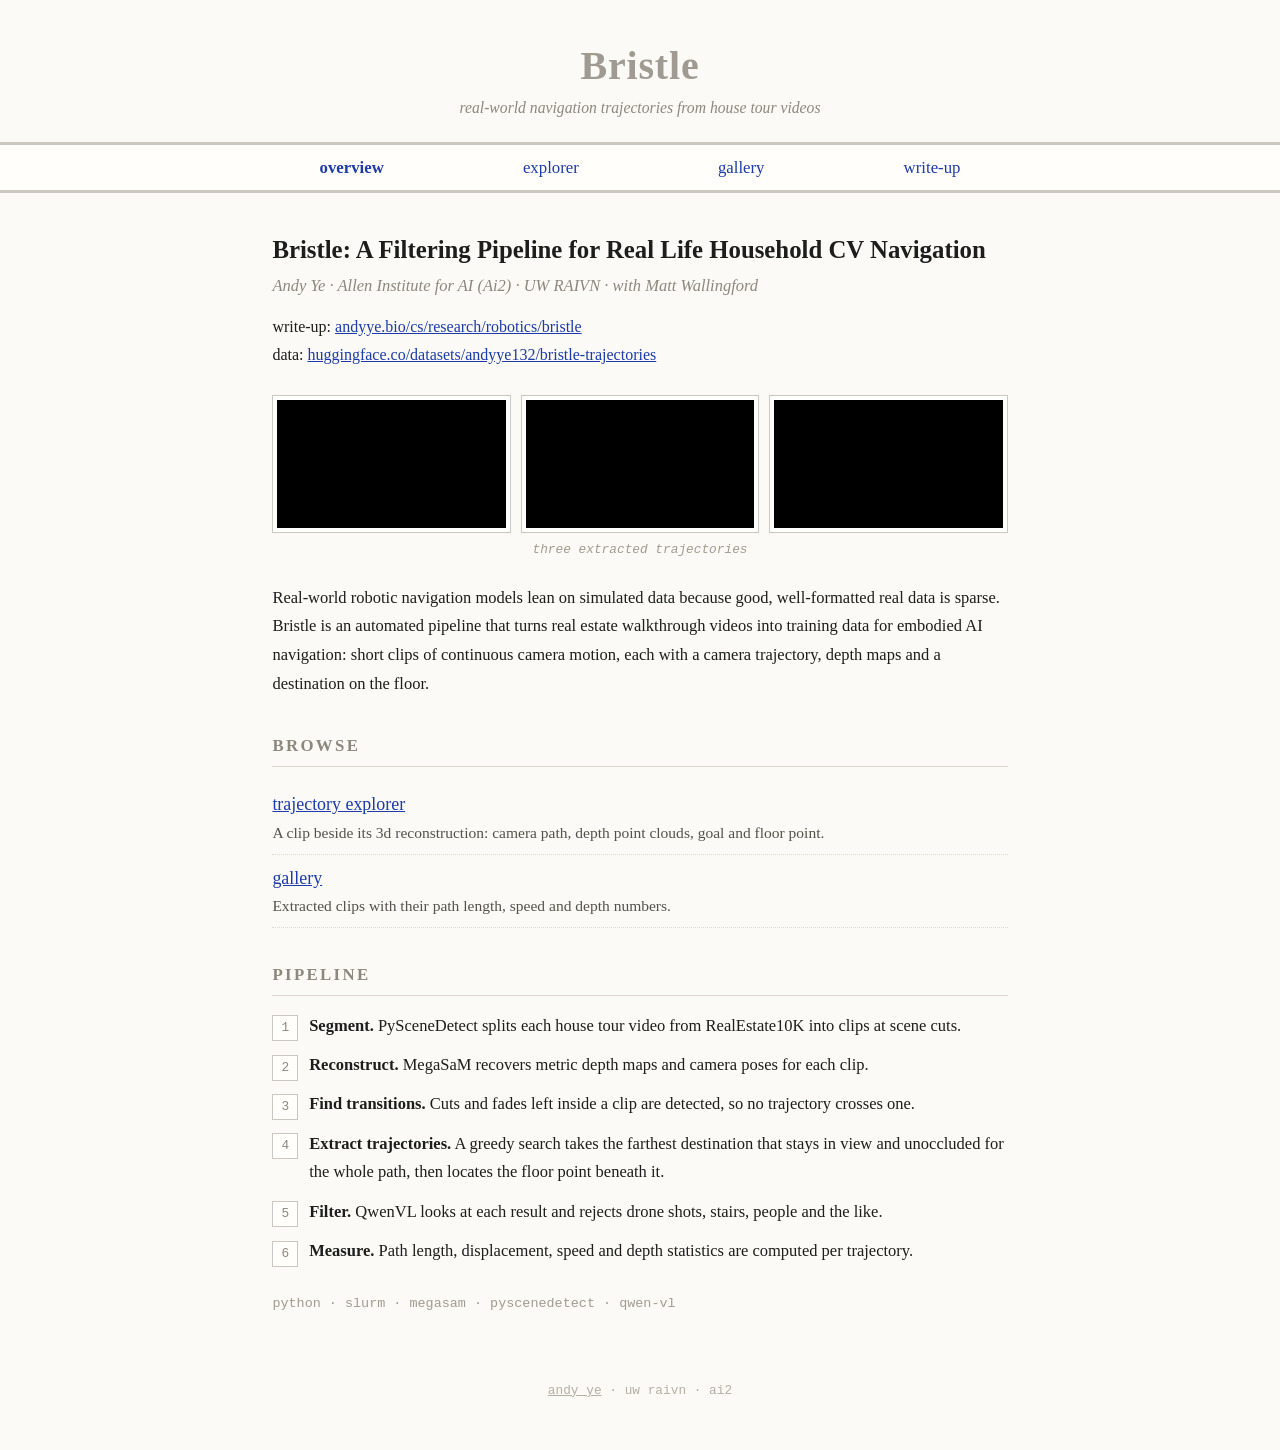
<file: index.html>
<!DOCTYPE html>
<html lang="en">
<head>
    <meta charset="UTF-8">
    <meta name="viewport" content="width=device-width, initial-scale=1.0">
    <title>Bristle</title>
    <meta name="description" content="Extracting real-world navigation trajectories from house tour videos for embodied AI training data.">
    <meta property="og:title" content="Bristle">
    <meta property="og:description" content="Extracting real-world navigation trajectories from house tour videos for embodied AI training data.">
    <meta property="og:url" content="https://andyye.bio/bristle/">
    <link rel="icon" type="image/png" href="/favicon.png">
    <link rel="stylesheet" href="style.css">
</head>
<body>

<header class="masthead">
    <h1><a href="./">Bristle</a></h1>
    <p>real-world navigation trajectories from house tour videos</p>
</header>
<nav class="bar">
    <ul>
        <li><a class="here" href="./">overview</a></li>
        <li><a href="explorer.html">explorer</a></li>
        <li><a href="gallery.html">gallery</a></li>
        <li><a href="https://andyye.bio/cs/research/robotics/bristle">write-up</a></li>
    </ul>
</nav>

<main>
    <h2 class="title">Bristle: A Filtering Pipeline for Real Life Household CV Navigation</h2>
    <p class="sub">Andy Ye · Allen Institute for AI (Ai2) · UW RAIVN · with Matt Wallingford</p>
    <p class="links">
        write-up: <a href="https://andyye.bio/cs/research/robotics/bristle">andyye.bio/cs/research/robotics/bristle</a><br>
        data: <a href="https://huggingface.co/datasets/andyye132/bristle-trajectories" target="_blank">huggingface.co/datasets/andyye132/bristle-trajectories</a>
    </p>

    <div class="teaser">
        <div class="frame"><video src="https://huggingface.co/datasets/andyye132/bristle-trajectories/resolve/main/videos/ruXqunu4GP4-001_traj009.mp4" autoplay muted loop playsinline></video></div>
        <div class="frame"><video src="https://huggingface.co/datasets/andyye132/bristle-trajectories/resolve/main/videos/FCB9gqr-trY-001_traj004.mp4" autoplay muted loop playsinline></video></div>
        <div class="frame"><video src="https://huggingface.co/datasets/andyye132/bristle-trajectories/resolve/main/videos/KiYcM_oE3eE-016_traj001.mp4" autoplay muted loop playsinline></video></div>
    </div>
    <p class="cap">three extracted trajectories</p>

    <div class="prose" style="margin-top:1.4rem">
        <p>Real-world robotic navigation models lean on simulated data because good, well-formatted real data is sparse. Bristle is an automated pipeline that turns real estate walkthrough videos into training data for embodied AI navigation: short clips of continuous camera motion, each with a camera trajectory, depth maps and a destination on the floor.</p>
    </div>

    <h3 class="sec">browse</h3>
    <ul class="doors">
        <li>
            <a href="explorer.html">trajectory explorer</a>
            <p>A clip beside its 3d reconstruction: camera path, depth point clouds, goal and floor point.</p>
        </li>
        <li>
            <a href="gallery.html">gallery</a>
            <p>Extracted clips with their path length, speed and depth numbers.</p>
        </li>
    </ul>

    <h3 class="sec">pipeline</h3>
    <ol class="pipeline">
        <li><b>Segment.</b> PySceneDetect splits each house tour video from RealEstate10K into clips at scene cuts.</li>
        <li><b>Reconstruct.</b> MegaSaM recovers metric depth maps and camera poses for each clip.</li>
        <li><b>Find transitions.</b> Cuts and fades left inside a clip are detected, so no trajectory crosses one.</li>
        <li><b>Extract trajectories.</b> A greedy search takes the farthest destination that stays in view and unoccluded for the whole path, then locates the floor point beneath it.</li>
        <li><b>Filter.</b> QwenVL looks at each result and rejects drone shots, stairs, people and the like.</li>
        <li><b>Measure.</b> Path length, displacement, speed and depth statistics are computed per trajectory.</li>
    </ol>
    <p class="mono">python · slurm · megasam · pyscenedetect · qwen-vl</p>
</main>

<footer><a href="https://andyye.bio/site">andy ye</a> · uw raivn · ai2</footer>

</body>
</html>
</file>
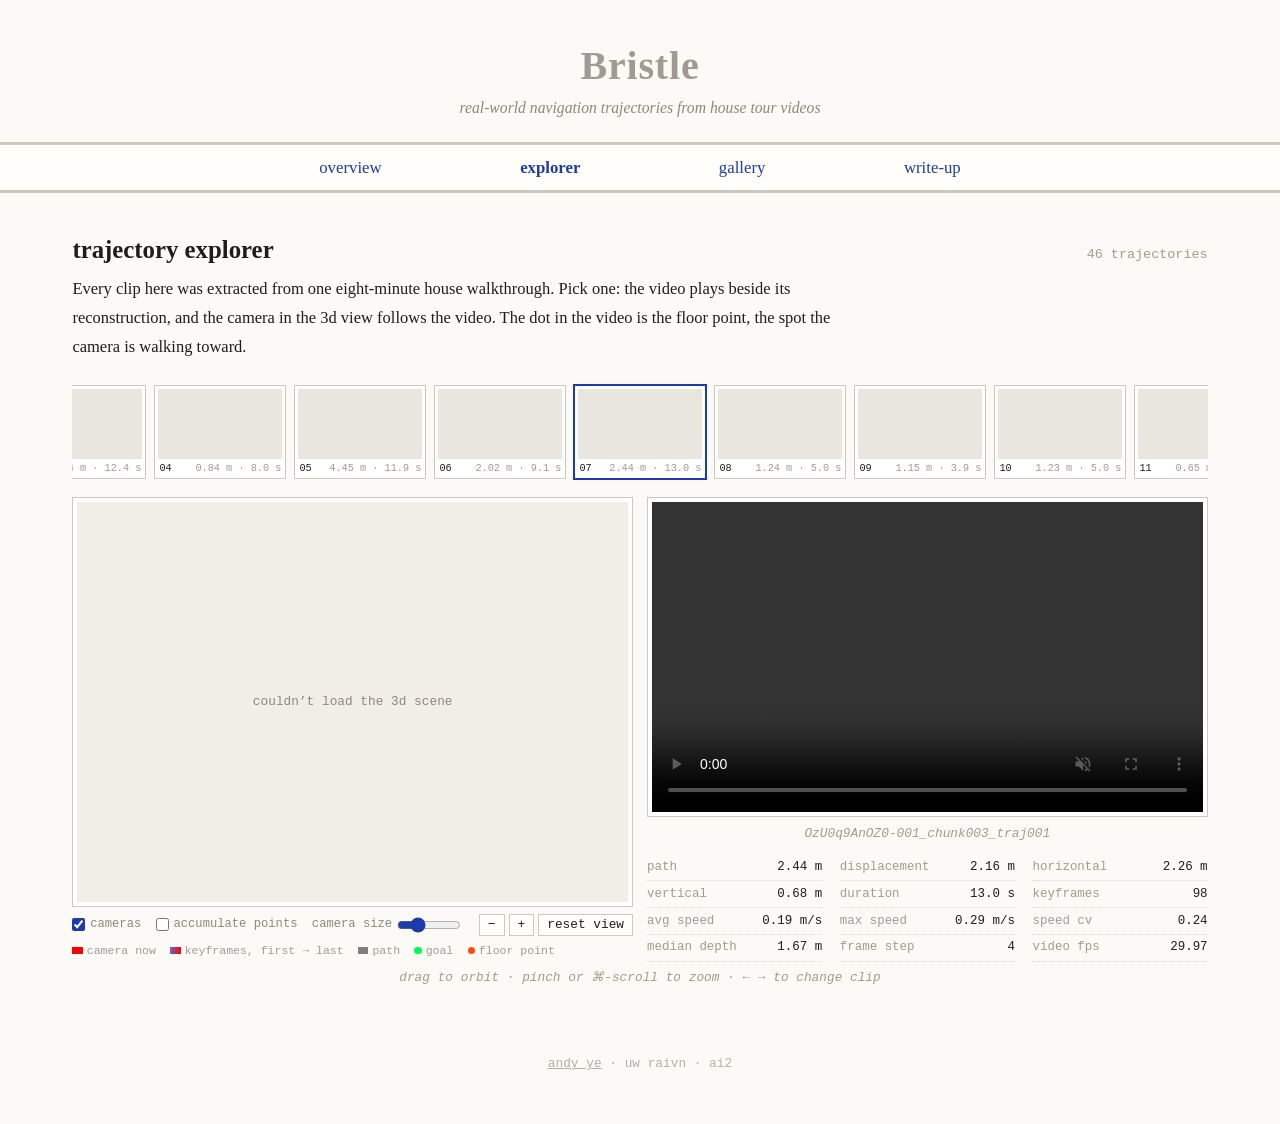
<file: explorer.html>
<!DOCTYPE html>
<html lang="en">
<head>
  <meta charset="UTF-8">
  <meta name="viewport" content="width=device-width, initial-scale=1.0">
  <title>Bristle — Trajectory Explorer</title>
  <meta name="description" content="Extracted navigation trajectories played beside their 3D reconstruction: camera path, depth point clouds, goal and floor point.">
  <link rel="icon" type="image/png" href="/favicon.png">
  <link rel="stylesheet" href="style.css">
  <script>if (window.self !== window.top) document.documentElement.classList.add('embed');</script>
</head>
<body>

<header class="masthead">
  <h1><a href="./">Bristle</a></h1>
  <p>real-world navigation trajectories from house tour videos</p>
</header>
<nav class="bar">
  <ul>
    <li><a href="./">overview</a></li>
    <li><a class="here" href="explorer.html">explorer</a></li>
    <li><a href="gallery.html">gallery</a></li>
    <li><a href="https://andyye.bio/cs/research/robotics/bristle">write-up</a></li>
  </ul>
</nav>

<main class="wide">
  <div class="pagehead">
    <h2>trajectory explorer</h2>
    <p class="mono" id="count"></p>
  </div>
  <p class="lede">Every clip here was extracted from one eight-minute house walkthrough. Pick one: the video plays beside its reconstruction, and the camera in the 3d view follows the video. The dot in the video is the floor point, the spot the camera is walking toward.</p>

  <div class="strip" id="filmstrip"></div>

  <div class="stage">
    <div>
      <div class="frame view">
        <canvas id="megaview"></canvas>
        <p class="status" id="status">pick a trajectory</p>
      </div>
      <div class="ctl">
        <label><input type="checkbox" id="cb-frusta" checked> cameras</label>
        <label><input type="checkbox" id="cb-points"> accumulate points</label>
        <label>camera size <input type="range" id="sl-frustum" min="5" max="80" value="25"></label>
        <span class="btns">
          <button type="button" id="zoom-out" title="zoom out" aria-label="zoom out">&minus;</button>
          <button type="button" id="zoom-in" title="zoom in" aria-label="zoom in">+</button>
          <button type="button" id="reset-view">reset view</button>
        </span>
      </div>
      <div class="legend">
        <span><i style="background:#f00"></i>camera now</span>
        <span><i style="background:linear-gradient(90deg,#66c,#f00)"></i>keyframes, first &rarr; last</span>
        <span><i style="background:#808080"></i>path</span>
        <span><i class="dot" style="background:#00ff4d"></i>goal</span>
        <span><i class="dot" style="background:#ff4d00"></i>floor point</span>
      </div>
    </div>
    <div>
      <div class="frame"><video id="main-video" controls autoplay loop muted playsinline crossorigin="anonymous"></video></div>
      <p class="cap" id="clip-name"></p>
      <dl class="meta" id="meta"></dl>
    </div>
  </div>
  <p class="cap">drag to orbit · pinch or &#8984;-scroll to zoom · &larr; &rarr; to change clip</p>
</main>

<footer><a href="https://andyye.bio/site">andy ye</a> · uw raivn · ai2</footer>

<script src="viewer.js?v=2"></script>
<script>
  // First clip shown when the URL names none.
  const START = 'OzU0q9AnOZ0-001_chunk003_traj001';

  const embedded = document.documentElement.classList.contains('embed');
  const filmstrip = document.getElementById('filmstrip');
  const mainVideo = document.getElementById('main-video');
  const metaEl = document.getElementById('meta');
  const nameEl = document.getElementById('clip-name');
  const statusEl = document.getElementById('status');
  let manifest = [];
  let activeIdx = -1;

  viewerBackground = rgba(getComputedStyle(document.documentElement).getPropertyValue('--view').trim());

  document.getElementById('cb-frusta').addEventListener('change', function() { state.show_all_frusta = this.checked; dirty = true; });
  document.getElementById('cb-points').addEventListener('change', function() { state.show_all_points = this.checked; dirty = true; });
  document.getElementById('sl-frustum').addEventListener('input', function() { state.frustum_size = this.value / 100; dirty = true; });
  document.getElementById('zoom-in').addEventListener('click', () => zoomView(0.8));
  document.getElementById('zoom-out').addEventListener('click', () => zoomView(1.25));
  document.getElementById('reset-view').addEventListener('click', resetView);

  function fmtNum(n, d = 2) { return n != null ? Number(n).toFixed(d) : '–'; }
  function setStatus(text) { statusEl.textContent = text; }

  function renderMeta(m) {
    if (!m) { metaEl.innerHTML = ''; return; }
    const rows = [
      ['path', fmtNum(m.trajectory_length_m) + ' m'],
      ['displacement', fmtNum(m.displacement_m) + ' m'],
      ['horizontal', fmtNum(m.horizontal_distance_m) + ' m'],
      ['vertical', fmtNum(m.vertical_distance_m) + ' m'],
      ['duration', fmtNum(m.duration_s, 1) + ' s'],
      ['keyframes', m.num_frames],
      ['avg speed', fmtNum(m.mean_speed_mps) + ' m/s'],
      ['max speed', fmtNum(m.max_speed_mps) + ' m/s'],
      ['speed cv', fmtNum(m.speed_cv)],
      ['median depth', fmtNum(m.median_depth_m) + ' m'],
      ['frame step', m.frame_step],
      ['video fps', m.fps],
    ];
    metaEl.innerHTML = rows.map(([label, val]) => `<div><dt>${label}</dt><dd>${val}</dd></div>`).join('');
  }

  async function selectTrajectory(idx) {
    if (idx === activeIdx || !manifest[idx]) return;
    activeIdx = idx;
    const item = manifest[idx];

    [...filmstrip.children].forEach((t, i) => t.classList.toggle('active', i === idx));
    // scroll the strip itself; scrollIntoView would also drag the host page around when embedded
    const thumb = filmstrip.children[idx];
    filmstrip.scrollTo({ left: thumb.offsetLeft - filmstrip.offsetLeft - (filmstrip.clientWidth - thumb.offsetWidth) / 2, behavior: 'smooth' });

    nameEl.textContent = item.name;
    renderMeta(item.meta);
    if (!embedded) history.replaceState(null, '', '#' + item.name);

    syncVideo = null;
    mainVideo.src = item.video;
    mainVideo.play().catch(() => {});

    if (!gl) { setStatus('webgl2 is not available in this browser'); return; }
    setStatus('loading 3d…');
    try {
      const loaded = await loadScene(item.packed, p => { if (idx === activeIdx) setStatus(`loading 3d… ${Math.round(p * 100)}%`); });
      if (!loaded) return;
    } catch (err) {
      console.error(err);
      if (idx === activeIdx) setStatus('couldn’t load the 3d scene');
      return;
    }
    if (item.goal_position) data.goal_position = item.goal_position;
    if (item.floor_point) data.floor_point = item.floor_point;
    const m = item.meta;
    syncFps = (m && m.fps) ? m.fps : 29.97;
    syncFrameStep = (m && m.frame_step) ? m.frame_step : 4;
    syncVideo = mainVideo;
    mainVideo.currentTime = 0;
    mainVideo.play().catch(() => {});
    setStatus('');
  }

  function buildFilmstrip() {
    filmstrip.innerHTML = '';
    // thumbnails only fetch their first frame once they scroll near the visible part of the strip
    const lazy = new IntersectionObserver(entries => {
      entries.forEach(e => {
        if (!e.isIntersecting) return;
        e.target.preload = 'metadata';
        e.target.src = e.target.dataset.src;
        lazy.unobserve(e.target);
      });
    }, { root: filmstrip, rootMargin: '0px 400px' });

    manifest.forEach((item, idx) => {
      const thumb = document.createElement('button');
      thumb.type = 'button';
      thumb.className = 'thumb';
      thumb.title = item.name;
      const m = item.meta;
      const summary = m ? `${fmtNum(m.trajectory_length_m)} m · ${fmtNum(m.duration_s, 1)} s` : '';
      thumb.innerHTML = `
        <video data-src="${item.video}#t=0.1" muted loop playsinline preload="none"></video>
        <span><b>${String(idx + 1).padStart(2, '0')}</b>${summary}</span>
      `;
      const video = thumb.querySelector('video');
      thumb.addEventListener('click', () => selectTrajectory(idx));
      thumb.addEventListener('mouseenter', () => { if (video.src) video.play().catch(() => {}); });
      thumb.addEventListener('mouseleave', () => video.pause());
      filmstrip.appendChild(thumb);
      lazy.observe(video);
    });
  }

  document.addEventListener('keydown', e => {
    if (e.metaKey || e.ctrlKey || e.altKey || /^(INPUT|SELECT|TEXTAREA|VIDEO)$/.test(e.target.tagName)) return;
    if (e.key === 'ArrowLeft') selectTrajectory(activeIdx - 1);
    if (e.key === 'ArrowRight') selectTrajectory(activeIdx + 1);
  });

  // tell the embedding page how tall the content is so it can size the iframe to fit
  if (embedded) {
    new ResizeObserver(() => parent.postMessage({ bristleHeight: Math.ceil(document.body.offsetHeight) }, '*')).observe(document.body);
  }

  fetch('explorer_manifest.json').then(r => r.json()).then(items => {
    manifest = items;
    document.getElementById('count').textContent = `${manifest.length} trajectories`;
    buildFilmstrip();
    const wanted = decodeURIComponent(location.hash.slice(1)) || START;
    selectTrajectory(Math.max(0, manifest.findIndex(item => item.name === wanted)));
  }).catch(err => {
    console.error(err);
    setStatus('couldn’t load explorer_manifest.json');
  });
</script>
</body>
</html>
</file>
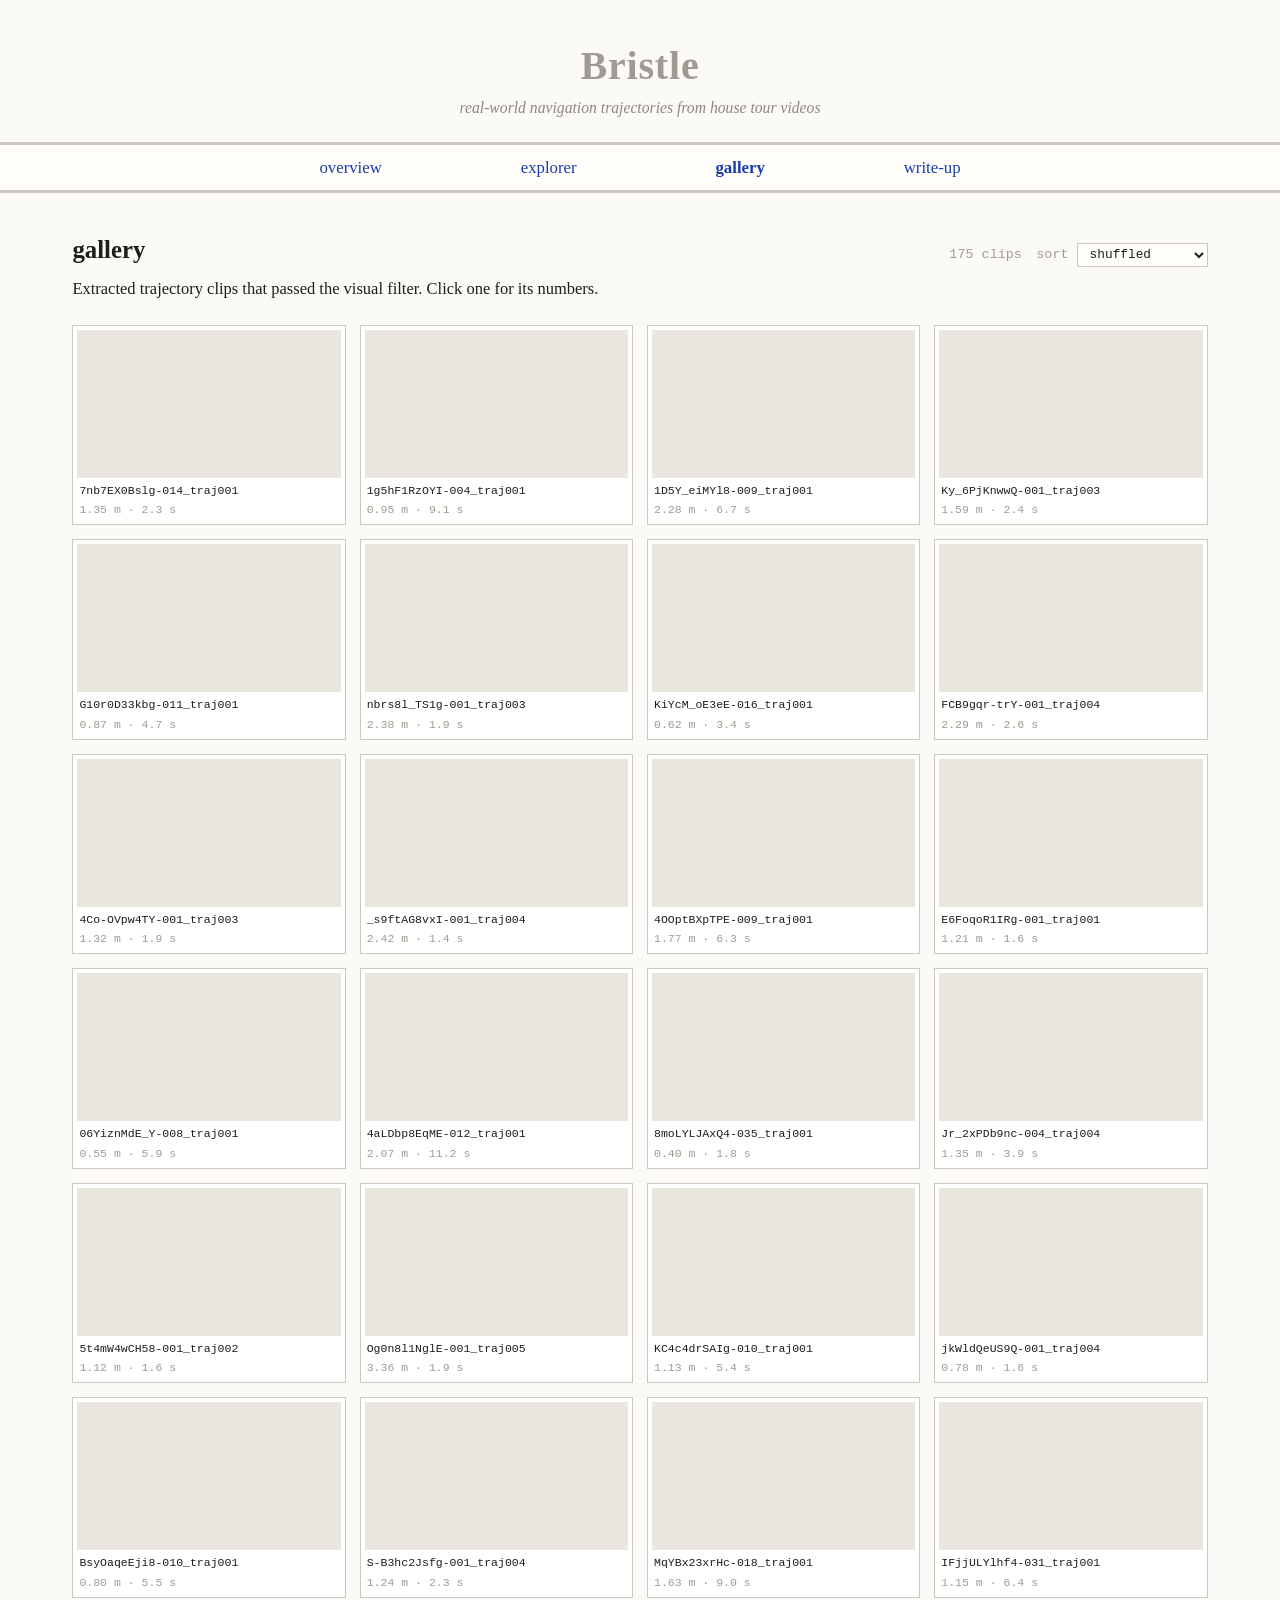
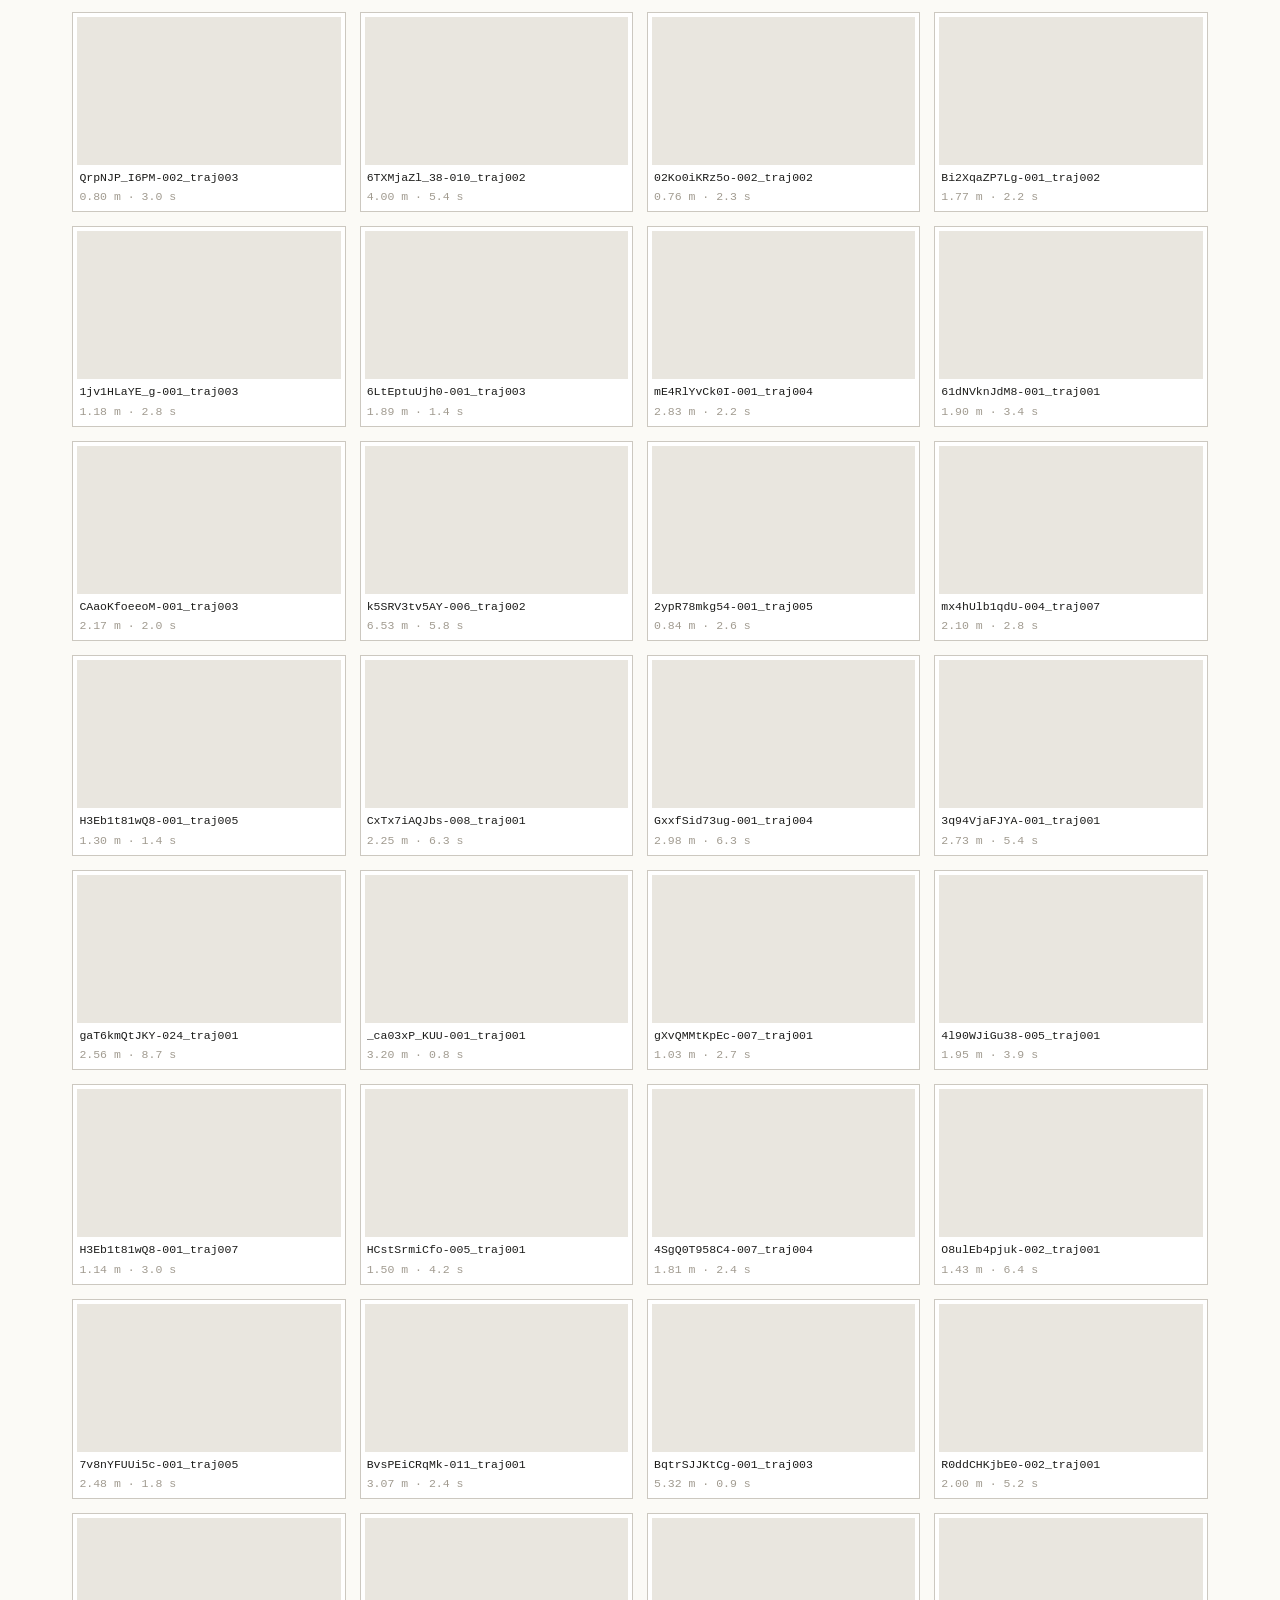
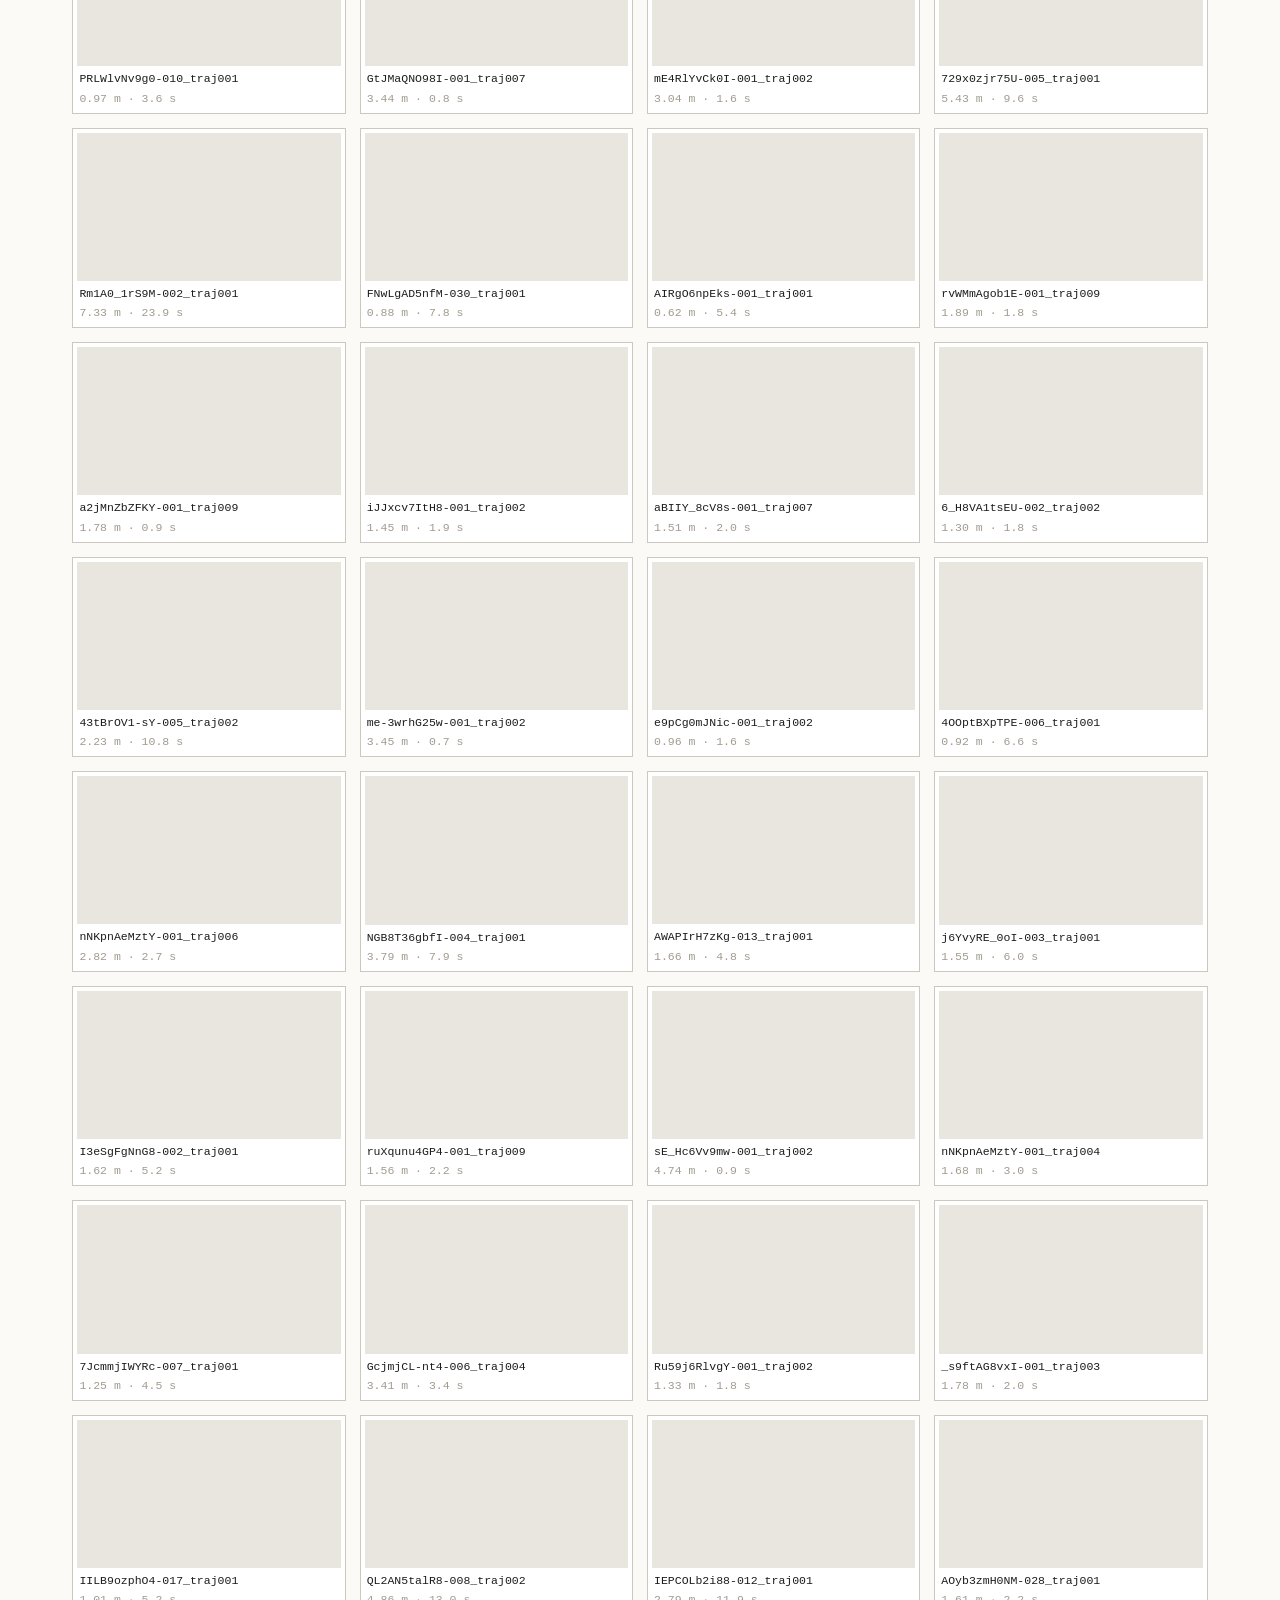
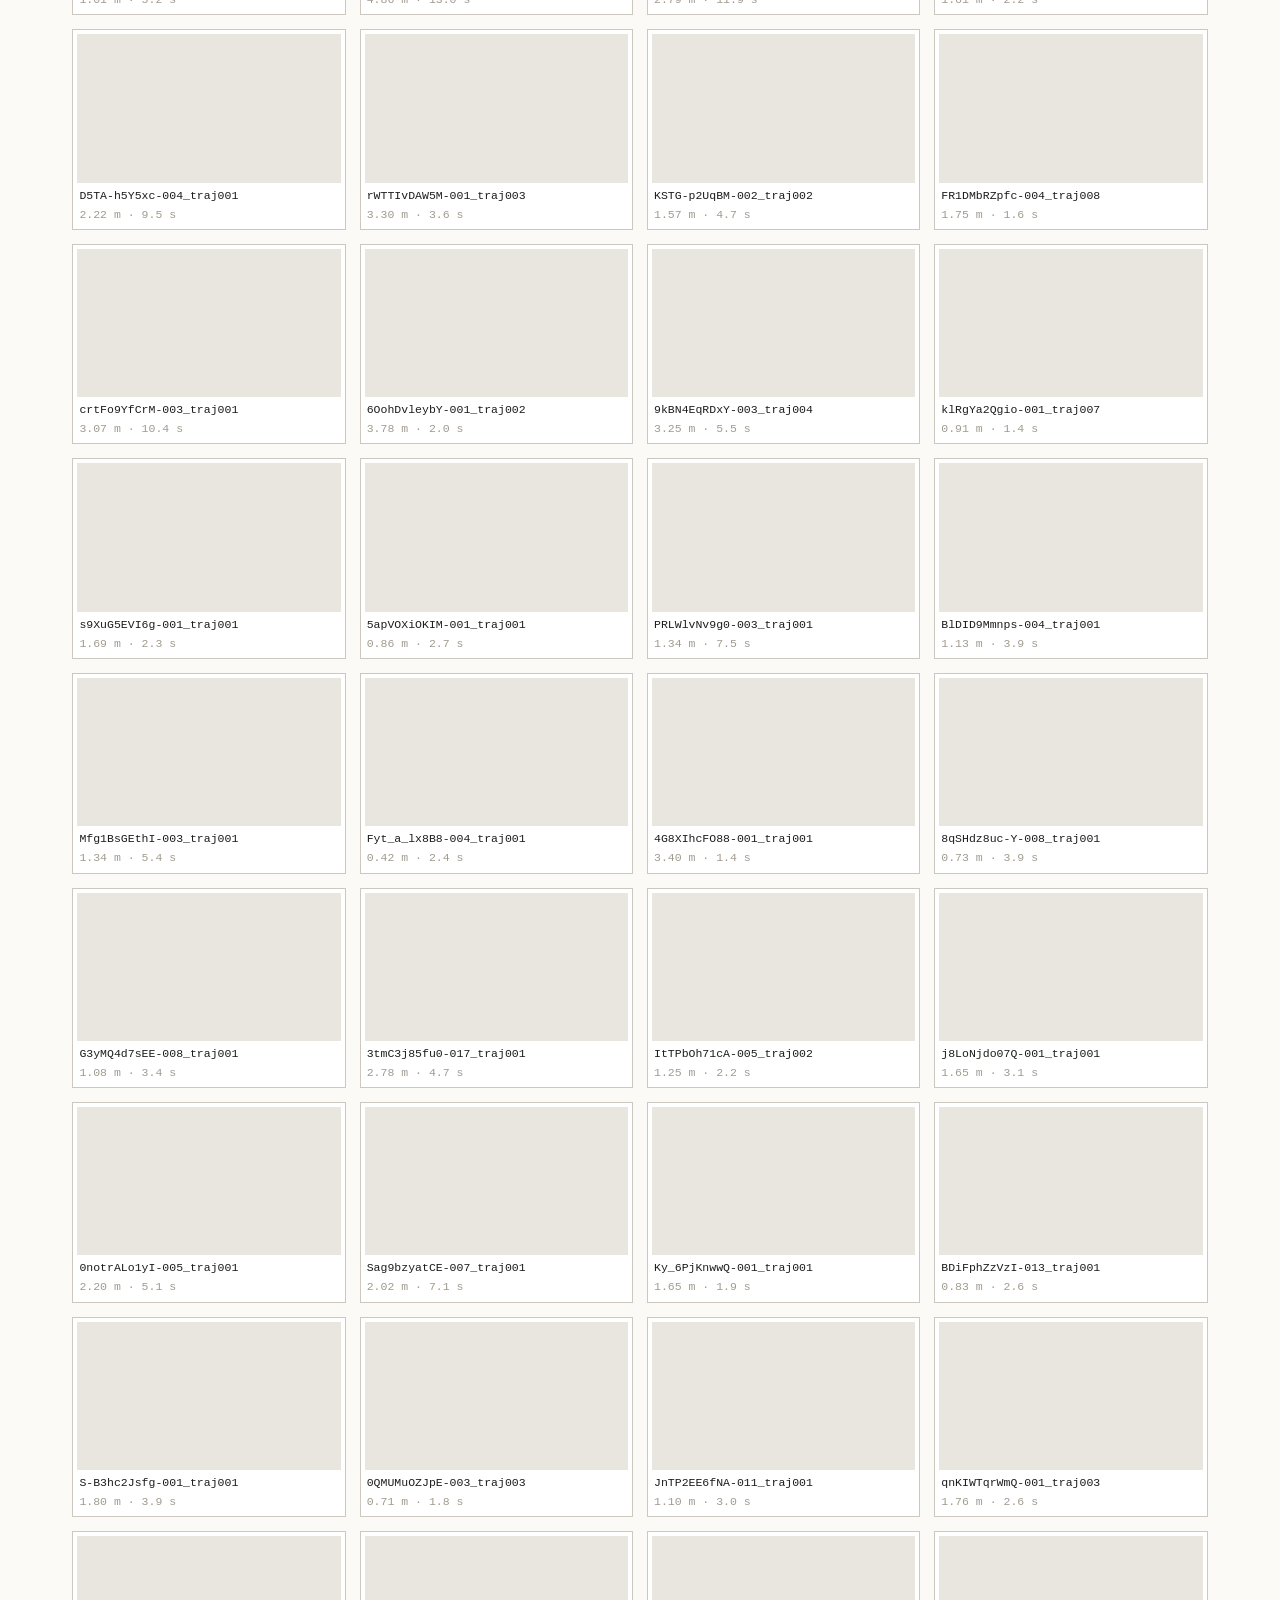
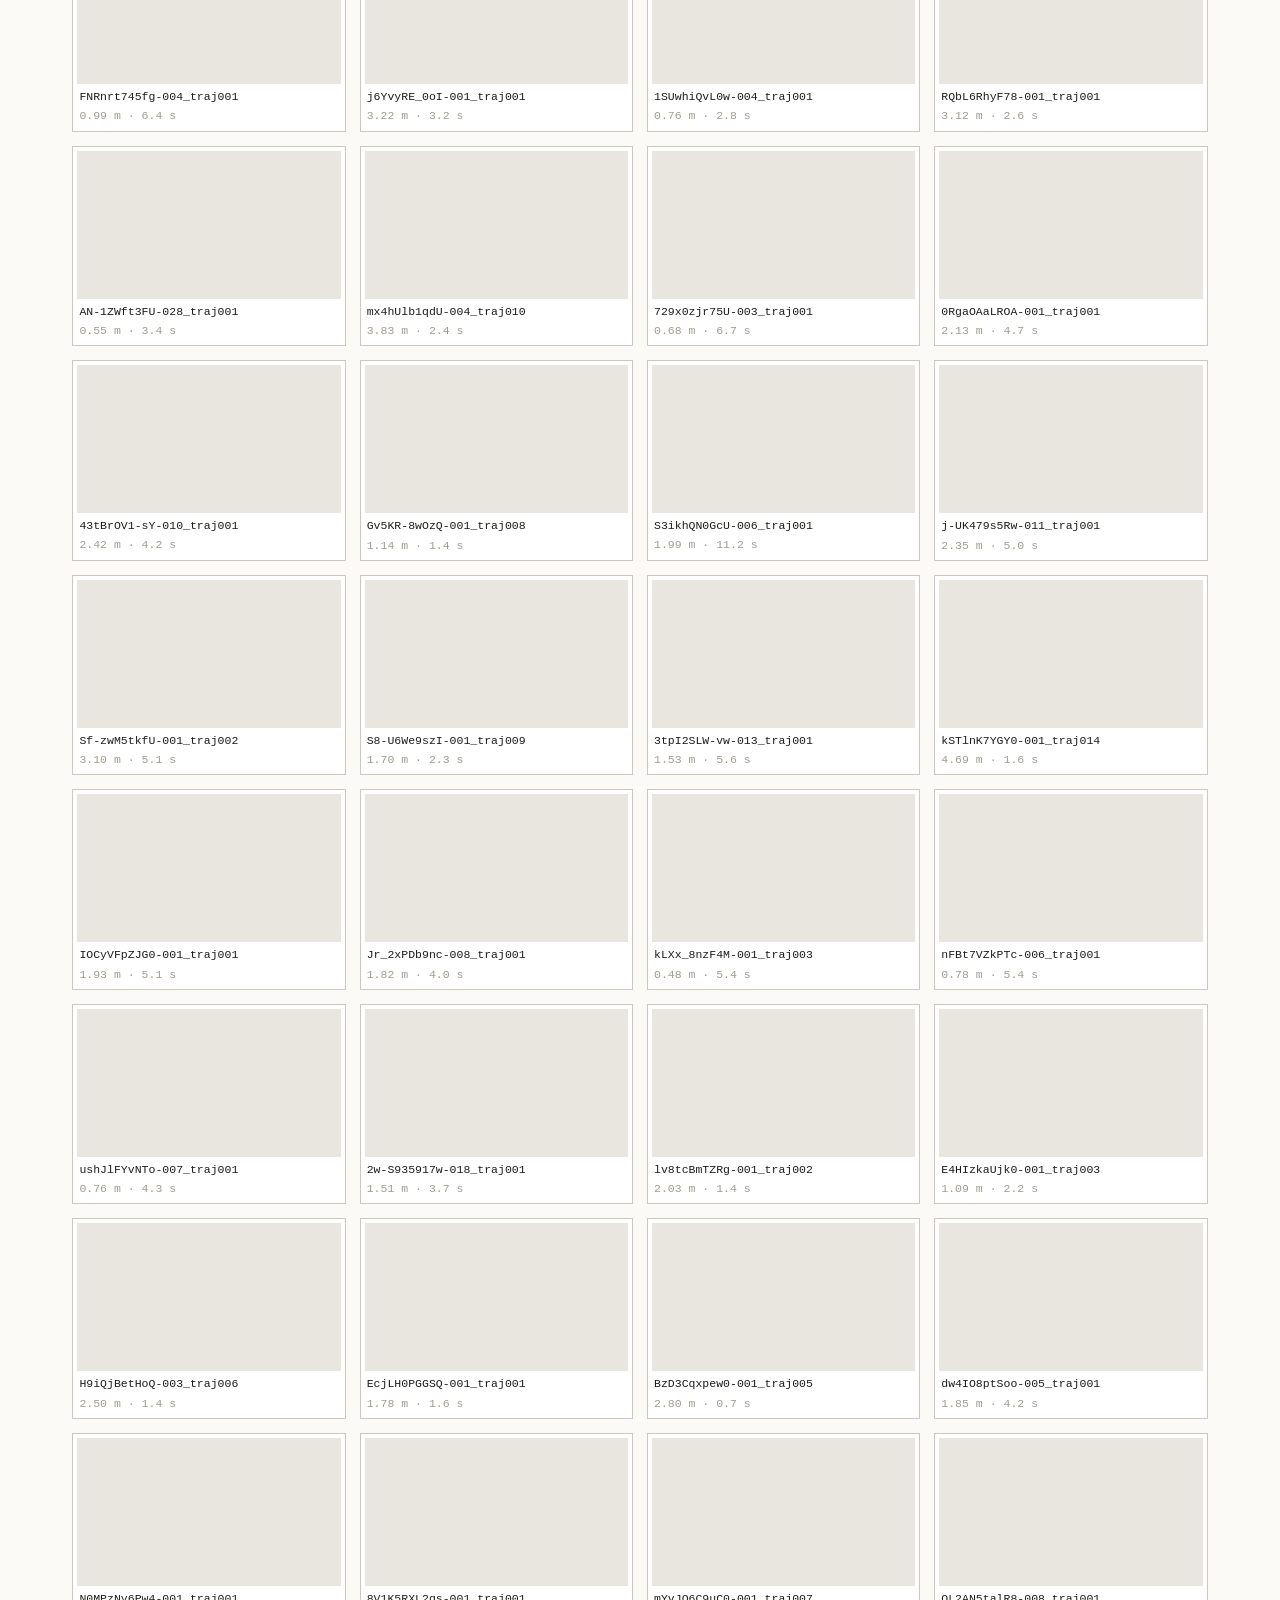
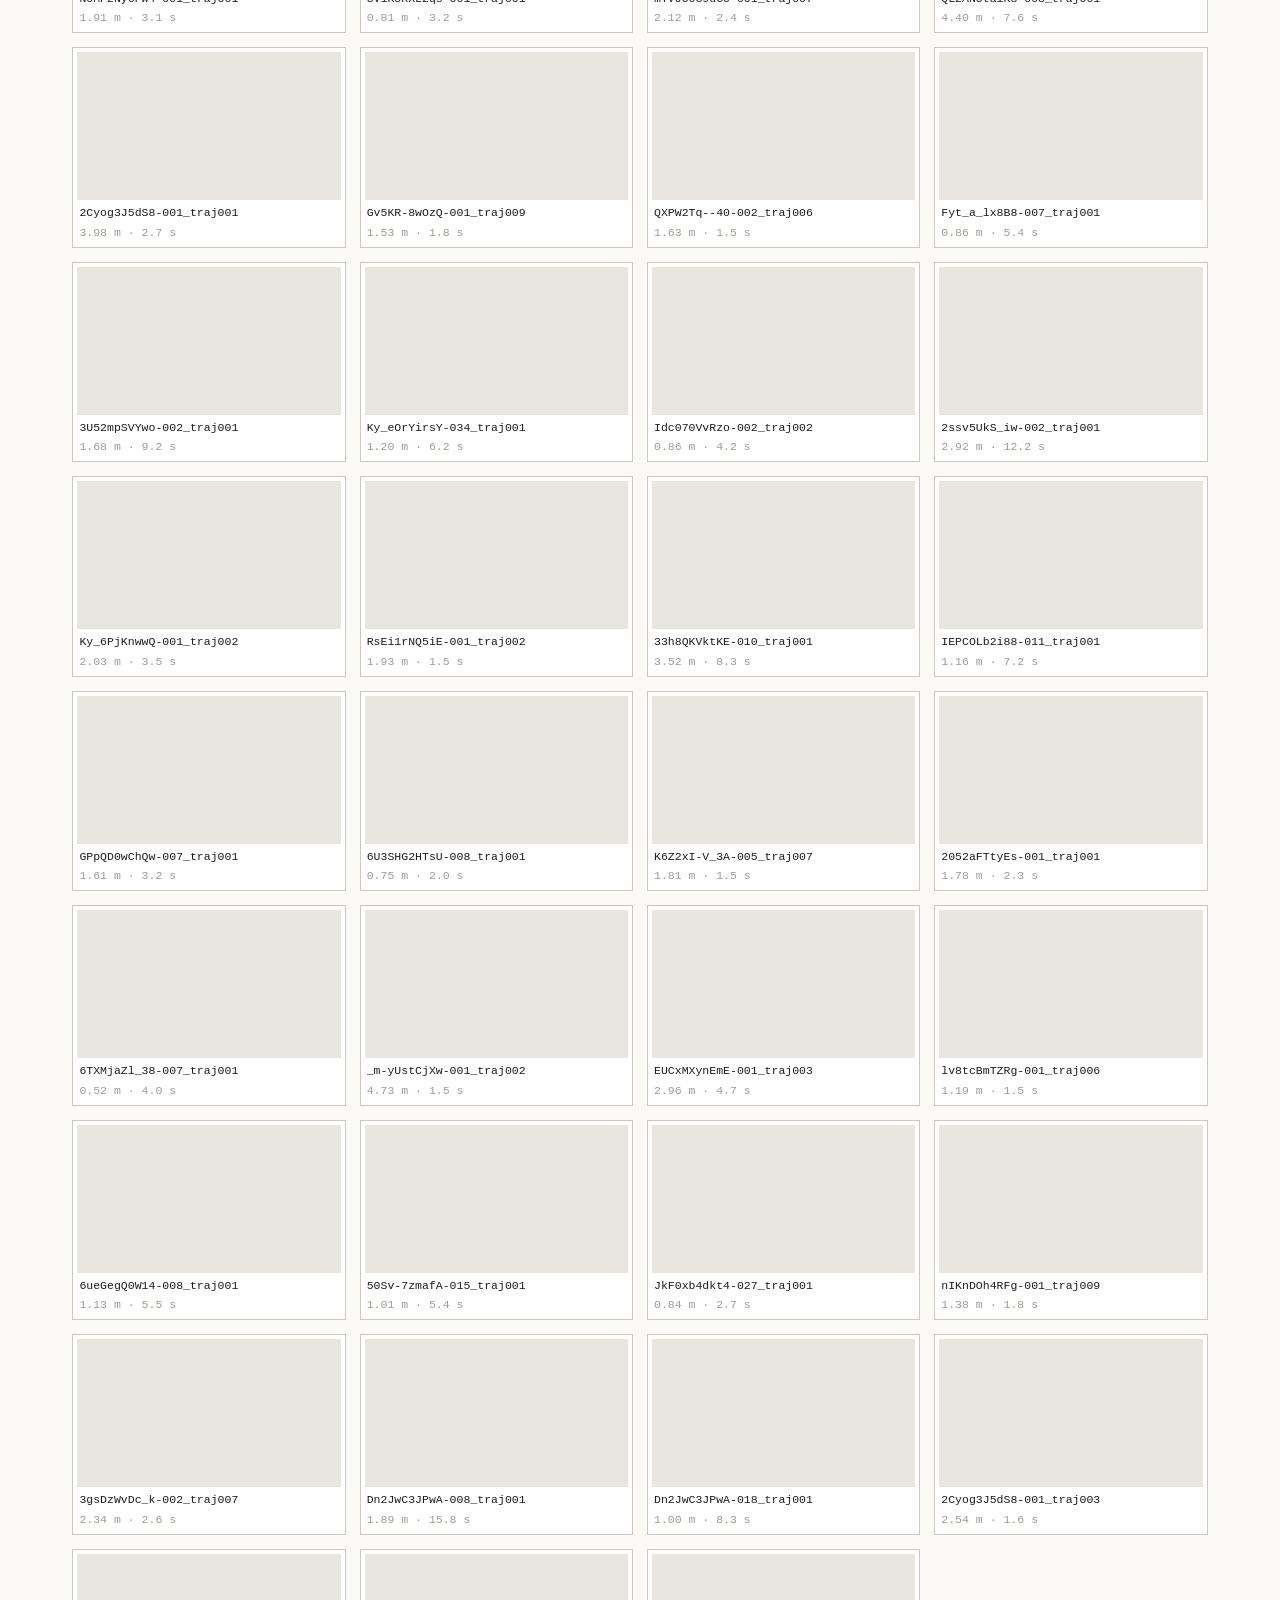
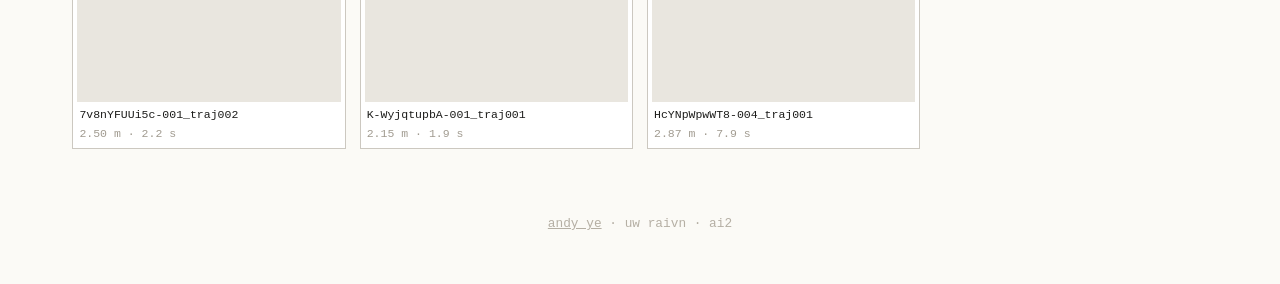
<file: gallery.html>
<!DOCTYPE html>
<html lang="en">
<head>
    <meta charset="UTF-8">
    <meta name="viewport" content="width=device-width, initial-scale=1.0">
    <title>Bristle — Gallery</title>
    <meta name="description" content="Navigation trajectory clips extracted from house tour videos, with per-clip metadata.">
    <link rel="icon" type="image/png" href="/favicon.png">
    <link rel="stylesheet" href="style.css">
</head>
<body>

<header class="masthead">
    <h1><a href="./">Bristle</a></h1>
    <p>real-world navigation trajectories from house tour videos</p>
</header>
<nav class="bar">
    <ul>
        <li><a href="./">overview</a></li>
        <li><a href="explorer.html">explorer</a></li>
        <li><a class="here" href="gallery.html">gallery</a></li>
        <li><a href="https://andyye.bio/cs/research/robotics/bristle">write-up</a></li>
    </ul>
</nav>

<main class="wide">
    <div class="pagehead">
        <h2>gallery</h2>
        <p class="mono">
            <span id="stats"></span>
            <label>sort
                <select id="sort">
                    <option value="shuffled">shuffled</option>
                    <option value="trajectory_length_m">longest path</option>
                    <option value="duration_s">longest clip</option>
                </select>
            </label>
        </p>
    </div>
    <p class="lede">Extracted trajectory clips that passed the visual filter. Click one for its numbers.</p>

    <div class="grid" id="grid">
        <p class="note">loading clips…</p>
    </div>
</main>

<dialog id="modal">
    <div class="inner">
        <div class="frame"><video id="modal-video" controls autoplay loop muted playsinline></video></div>
        <div class="bar">
            <h3 id="modal-title"></h3>
            <button type="button" id="modal-close">close</button>
        </div>
        <dl class="meta" id="modal-meta"></dl>
        <p class="reason" id="modal-reason"></p>
    </div>
</dialog>

<footer><a href="https://andyye.bio/site">andy ye</a> · uw raivn · ai2</footer>

<script>
    const grid = document.getElementById('grid');
    const stats = document.getElementById('stats');
    const sortEl = document.getElementById('sort');
    const modal = document.getElementById('modal');
    const modalVideo = document.getElementById('modal-video');
    const modalTitle = document.getElementById('modal-title');
    const modalMeta = document.getElementById('modal-meta');
    const modalReason = document.getElementById('modal-reason');
    const FLAGS = [['is_stairs', 'stairs'], ['is_outdoor', 'outdoor'], ['is_people', 'people'], ['is_water', 'water']];
    let metadata = {};
    let shuffled = [];

    function fmtNum(n, d = 2) { return n != null ? Number(n).toFixed(d) : '–'; }

    function seededShuffle(arr, seed) {
        function rand() {
            seed = (seed * 16807 + 0) % 2147483647;
            return (seed - 1) / 2147483646;
        }
        for (let i = arr.length - 1; i > 0; i--) {
            const j = Math.floor(rand() * (i + 1));
            [arr[i], arr[j]] = [arr[j], arr[i]];
        }
        return arr;
    }

    function openModal(v) {
        modalVideo.src = v.url;
        modalTitle.textContent = v.name;
        const m = metadata[v.name];
        modalReason.textContent = '';
        if (m) {
            const rows = [
                ['path', fmtNum(m.trajectory_length_m) + ' m'],
                ['displacement', fmtNum(m.displacement_m) + ' m'],
                ['horiz. displ.', fmtNum(m.displacement_horizontal_m) + ' m'],
                ['vert. displ.', fmtNum(m.displacement_vertical_m) + ' m'],
                ['duration', fmtNum(m.duration_s, 1) + ' s'],
                ['keyframes', m.num_frames],
                ['avg speed', fmtNum(m.mean_speed_mps) + ' m/s'],
                ['median depth', fmtNum(m.median_depth_m) + ' m'],
                ['outdoor', m.is_outdoor ? 'yes' : 'no'],
                ['stairs', m.is_stairs ? 'yes' : 'no'],
                ['people', m.is_people ? 'yes' : 'no'],
            ];
            modalMeta.innerHTML = rows.map(([label, val]) => `<div><dt>${label}</dt><dd>${val}</dd></div>`).join('');
            if (m.reason) {
                const who = document.createElement('span');
                who.textContent = 'filter note (qwen-vl): ';
                modalReason.append(who, m.reason);
            }
        } else {
            modalMeta.innerHTML = '<div class="full"><dt>no metadata</dt><dd></dd></div>';
        }
        modal.showModal();
    }

    // fires for the close button, Escape, and backdrop clicks alike
    modal.addEventListener('close', () => {
        modalVideo.pause();
        modalVideo.removeAttribute('src');
        modalVideo.load();
    });
    modal.addEventListener('click', e => { if (e.target === modal) modal.close(); });
    document.getElementById('modal-close').addEventListener('click', () => modal.close());

    // clips load when they come near the viewport and only play while on screen
    const observer = new IntersectionObserver((entries) => {
        entries.forEach(e => {
            const video = e.target;
            if (e.isIntersecting) {
                if (!video.src) video.src = video.dataset.src;
                video.play().catch(() => {});
            } else {
                video.pause();
            }
        });
    }, { rootMargin: '200px' });

    function renderGrid(videos) {
        observer.disconnect();
        grid.innerHTML = '';
        stats.textContent = `${videos.length} clips`;

        videos.forEach(v => {
            const card = document.createElement('button');
            card.type = 'button';
            card.className = 'card';
            const m = metadata[v.name];
            const tagsHtml = m ? FLAGS.filter(([key]) => m[key]).map(([, label]) => `<span class="tag">${label}</span>`).join('') : '';
            card.innerHTML = `
                <video data-src="${v.url}" muted loop playsinline preload="metadata"></video>
                <span class="info mono">
                    <b>${v.name}</b>
                    ${m ? `<span>${fmtNum(m.trajectory_length_m)} m · ${fmtNum(m.duration_s, 1)} s</span>` : ''}
                </span>
                ${tagsHtml ? `<span class="tags">${tagsHtml}</span>` : ''}
            `;
            card.addEventListener('click', () => openModal(v));
            grid.appendChild(card);
            observer.observe(card.querySelector('video'));
        });

        if (videos.length === 0) {
            grid.innerHTML = '<p class="note">no clips</p>';
        }
    }

    sortEl.addEventListener('change', () => {
        const key = sortEl.value;
        if (key === 'shuffled') { renderGrid(shuffled); return; }
        const value = v => (metadata[v.name] || {})[key] || 0;
        renderGrid([...shuffled].sort((a, b) => value(b) - value(a)));
    });

    Promise.all([
        fetch('videos.json').then(r => r.json()),
        fetch('metadata.json').then(r => r.json()).catch(() => ({}))
    ]).then(([videos, meta]) => {
        metadata = meta;
        let seed = localStorage.getItem('bristle-seed');
        if (!seed) {
            seed = Math.floor(Math.random() * 2147483646) + 1;
            localStorage.setItem('bristle-seed', seed);
        }
        shuffled = seededShuffle(videos, Number(seed));
        renderGrid(shuffled);
    }).catch(err => {
        grid.innerHTML = '<p class="note">couldn’t load videos.json</p>';
        console.error(err);
    });
</script>
</body>
</html>
</file>
<file: style.css>
/* Bristle — shared styles. Same family as andyye.bio: paper, Georgia, navy links, Courier small print. */

:root {
  --paper: #fbfaf6;
  --card: #fffefb;
  --ink: #1d1d1b;
  --navy: #1c3aa9;
  --muted: #8d887e;
  --faint: #a19b90;
  --rule: #ccc8c0;
  --hair: #ddd8cf;
  --view: #f1eee7; /* 3d viewport background; viewer.js reads it */
  --serif: Georgia, 'Times New Roman', serif;
  --mono: 'Courier New', Courier, monospace;
}

* { margin: 0; padding: 0; box-sizing: border-box; }
body { background: var(--paper); color: var(--ink); font-family: var(--serif); font-size: 16.5px; line-height: 1.75; }
::selection { background: var(--navy); color: #fff; }
a { color: var(--navy); }

.masthead { text-align: center; padding: 2.6rem 1rem 1.3rem; }
.masthead h1 { font-size: 2.5rem; font-weight: 700; color: #a09b92; letter-spacing: .02em; line-height: 1.2; }
.masthead h1 a { color: inherit; text-decoration: none; }
.masthead p { font-style: italic; color: var(--muted); font-size: .98rem; margin-top: .25rem; }

nav.bar { border-top: 3px solid var(--rule); border-bottom: 3px solid var(--rule); background: var(--card); }
nav.bar ul { list-style: none; display: flex; justify-content: space-around; flex-wrap: wrap; max-width: 780px; margin: 0 auto; }
nav.bar a { display: block; padding: .5rem 1.2rem; color: var(--navy); font-size: 1.05rem; text-decoration: none; white-space: nowrap; }
nav.bar a:hover { text-decoration: underline; }
nav.bar .here { font-weight: 700; }

main { max-width: 780px; margin: 0 auto; padding: 2.5rem 1.4rem 4rem; }
main.wide { max-width: 1180px; }

.crumb { font-size: .9rem; margin-bottom: 1rem; }
h2.title { font-size: 1.55rem; line-height: 1.35; margin-bottom: .3rem; }
.sub { font-style: italic; color: var(--muted); margin-bottom: .8rem; }
.links { font-size: 1rem; margin-bottom: 1.6rem; }
.prose p { margin-bottom: 1.1rem; }
h3.sec { font-size: 1.05rem; font-weight: 700; letter-spacing: .14em; text-transform: uppercase; color: var(--muted);
  border-bottom: 1px solid var(--hair); padding-bottom: .35rem; margin: 2rem 0 .9rem; }

.frame { background: #fff; border: 1px solid var(--rule); padding: 4px; }
.frame video { display: block; width: 100%; aspect-ratio: 16 / 9; object-fit: cover; background: #000; }
.cap { font-family: var(--mono); color: var(--faint); font-size: .8rem; font-style: italic; text-align: center; margin-top: .35rem; }
.mono { font-family: var(--mono); color: var(--faint); font-size: .84rem; }

footer { text-align: center; padding: 0 1rem 3rem; font-family: var(--mono); color: #b5afa4; font-size: .8rem; }
footer a { color: inherit; }

/* page heading row on the wide pages: title left, small print / controls right */
.pagehead { display: flex; align-items: baseline; justify-content: space-between; gap: .4rem 1.2rem; flex-wrap: wrap; margin-bottom: .5rem; }
.pagehead h2 { font-size: 1.55rem; line-height: 1.35; }
.pagehead .mono { display: flex; align-items: center; gap: .9rem; flex-wrap: wrap; }
.lede { max-width: 780px; margin-bottom: 1.3rem; }

button, select { font-family: var(--mono); font-size: .8rem; color: var(--ink); background: var(--card); border: 1px solid var(--rule); border-radius: 0; padding: .15rem .5rem; cursor: pointer; }
button:hover, select:hover { border-color: var(--navy); }
:focus-visible { outline: 2px solid var(--navy); outline-offset: 2px; }
input[type="checkbox"], input[type="range"] { accent-color: var(--navy); }

/* label / value rows: trajectory stats */
dl.meta { display: grid; grid-template-columns: repeat(auto-fit, minmax(150px, 1fr)); gap: 0 1.1rem; font-family: var(--mono); font-size: .78rem; line-height: 1.5; }
dl.meta div { display: flex; justify-content: space-between; gap: .6rem; padding: .22rem 0; border-bottom: 1px dotted var(--hair); min-width: 0; }
dl.meta div.full { grid-column: 1 / -1; }
dl.meta dt { color: var(--faint); white-space: nowrap; }
dl.meta dd { text-align: right; overflow: hidden; text-overflow: ellipsis; white-space: nowrap; }

.tag { display: inline-block; font-family: var(--mono); font-size: .7rem; line-height: 1.4; color: var(--muted); border: 1px solid var(--hair); padding: 0 .35rem; }

/* ---------- overview ---------- */
.teaser { display: grid; grid-template-columns: repeat(3, 1fr); gap: 10px; margin-top: 1.2rem; }
ol.pipeline { list-style: none; counter-reset: stage; margin-bottom: 1.1rem; }
ol.pipeline li { counter-increment: stage; position: relative; padding: .1rem 0 .55rem 2.3rem; }
ol.pipeline li::before { content: counter(stage); position: absolute; left: 0; top: .32rem; width: 1.5rem; height: 1.5rem; line-height: 1.45rem;
  text-align: center; font-family: var(--mono); font-size: .8rem; color: var(--muted); border: 1px solid var(--rule); background: var(--card); }
ol.pipeline b { font-weight: 700; }
ul.doors { list-style: none; }
ul.doors li { padding: .5rem 0; border-bottom: 1px dotted var(--hair); }
ul.doors a { font-size: 1.12rem; }
ul.doors .mono { margin-left: .5rem; }
ul.doors p { color: #55524c; font-size: .97rem; line-height: 1.6; }

/* ---------- explorer ---------- */
.strip { display: flex; gap: 8px; overflow-x: auto; padding: 3px 3px 10px; scrollbar-width: thin; scrollbar-color: var(--rule) transparent; }
.thumb { flex: 0 0 132px; padding: 3px; text-align: left; font-size: .64rem; line-height: 1.3; color: var(--faint); background: #fff; }
.thumb video { display: block; width: 100%; aspect-ratio: 16 / 9; object-fit: cover; background: #e9e6df; pointer-events: none; }
.thumb span { display: flex; justify-content: space-between; gap: .4em; padding: 3px 1px 0; white-space: nowrap; }
.thumb b { font-weight: 400; color: var(--ink); }
.thumb.active { border-color: var(--navy); box-shadow: 0 0 0 1px var(--navy); }

.stage { display: grid; grid-template-columns: 1fr 1fr; gap: 14px; margin-top: .5rem; }
.stage > div { display: flex; flex-direction: column; min-width: 0; }
.view { position: relative; flex: 1; min-height: 300px; }
.view canvas { position: absolute; inset: 4px; width: calc(100% - 8px); height: calc(100% - 8px); display: block; touch-action: none; cursor: grab; background: var(--view); }
.view canvas:active { cursor: grabbing; }
.view .status { position: absolute; left: 50%; top: 50%; transform: translate(-50%, -50%); font-family: var(--mono); font-size: .8rem; color: var(--muted); pointer-events: none; text-align: center; }
.ctl { display: flex; align-items: center; gap: .3rem .9rem; flex-wrap: wrap; font-family: var(--mono); font-size: .76rem; color: var(--muted); margin-top: .45rem; }
.ctl label { display: flex; align-items: center; gap: .3rem; cursor: pointer; white-space: nowrap; }
.ctl input[type="range"] { width: 64px; }
.ctl .btns { margin-left: auto; display: flex; gap: 4px; }
.legend { display: flex; gap: .15rem .9rem; flex-wrap: wrap; font-family: var(--mono); font-size: .72rem; color: var(--faint); margin-top: .35rem; }
.legend i { display: inline-block; width: .9em; height: .62em; margin-right: .35em; }
.legend i.dot { width: .62em; border-radius: 50%; }
.stage .cap { margin-bottom: .6rem; }

/* inside an iframe (the write-up on andyye.bio embeds the explorer): drop the page chrome */
html.embed .masthead, html.embed nav.bar, html.embed footer, html.embed .pagehead, html.embed .lede { display: none; }
html.embed main { max-width: none; padding: 0; }

/* ---------- gallery ---------- */
.grid { display: grid; grid-template-columns: repeat(auto-fill, minmax(250px, 1fr)); gap: 14px; }
.card { display: block; width: 100%; padding: 4px; text-align: left; background: #fff; line-height: 1.4; }
.card video { display: block; width: 100%; aspect-ratio: 16 / 9; object-fit: cover; background: #e9e6df; pointer-events: none; }
.card .info { display: flex; justify-content: space-between; align-items: baseline; gap: .2rem .6rem; flex-wrap: wrap; padding: 5px 2px 2px; font-size: .72rem; color: var(--faint); }
.card .info b { font-weight: 400; color: var(--ink); overflow: hidden; text-overflow: ellipsis; white-space: nowrap; max-width: 100%; }
.card .tags { display: flex; gap: 4px; padding: 3px 2px 1px; }
.note { grid-column: 1 / -1; text-align: center; padding: 4rem 1rem; font-family: var(--mono); font-size: .84rem; color: var(--faint); }

dialog { margin: auto; width: min(760px, 94vw); max-height: 92vh; overflow: auto; color: var(--ink); background: var(--paper); border: 1px solid var(--rule); padding: 0; }
dialog::backdrop { background: rgba(29, 29, 27, .55); }
dialog .inner { padding: 14px 16px 16px; }
dialog .frame video { object-fit: contain; }
dialog .bar { display: flex; justify-content: space-between; align-items: baseline; gap: 1rem; margin: .6rem 0 .5rem; }
dialog h3 { font-family: var(--mono); font-size: .92rem; font-weight: 700; overflow-wrap: anywhere; }
dialog .reason { margin-top: .8rem; font-size: .92rem; line-height: 1.6; color: #55524c; }
dialog .reason span { font-family: var(--mono); font-size: .76rem; color: var(--faint); }

@media (max-width: 700px) {
  .stage { grid-template-columns: 1fr; }
  .view { flex: none; height: 74vw; min-height: 260px; }
}
@media (max-width: 640px) {
  .masthead h1 { font-size: 1.9rem; }
  nav.bar a { padding: .45rem .7rem; font-size: .95rem; }
  .teaser { grid-template-columns: 1fr; }
  .grid { grid-template-columns: repeat(auto-fill, minmax(150px, 1fr)); gap: 10px; }
}
</file>
